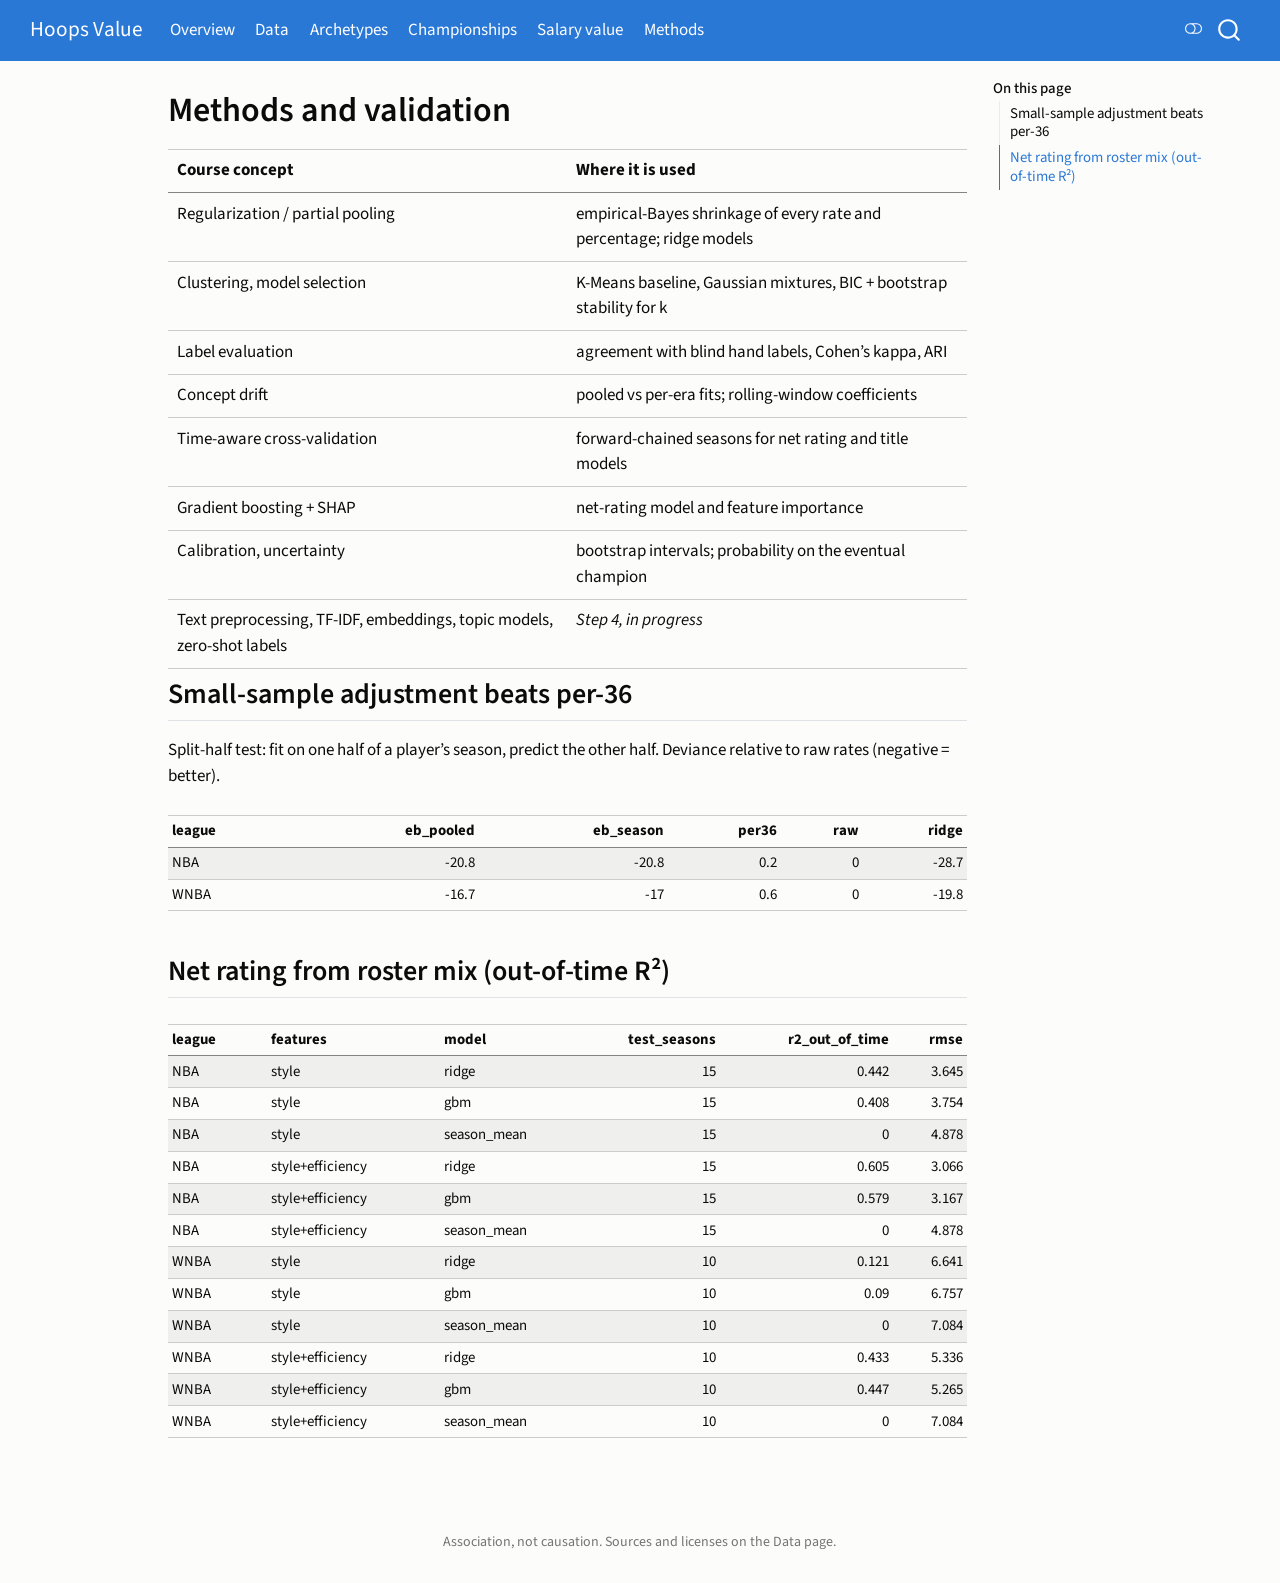
<file: methods.html>
<!DOCTYPE html>
<html xmlns="http://www.w3.org/1999/xhtml" lang="en" xml:lang="en"><head>

<meta charset="utf-8">
<meta name="generator" content="quarto-1.6.42">

<meta name="viewport" content="width=device-width, initial-scale=1.0, user-scalable=yes">


<title>Methods and validation – Hoops Value</title>
<style>
code{white-space: pre-wrap;}
span.smallcaps{font-variant: small-caps;}
div.columns{display: flex; gap: min(4vw, 1.5em);}
div.column{flex: auto; overflow-x: auto;}
div.hanging-indent{margin-left: 1.5em; text-indent: -1.5em;}
ul.task-list{list-style: none;}
ul.task-list li input[type="checkbox"] {
  width: 0.8em;
  margin: 0 0.8em 0.2em -1em; /* quarto-specific, see https://github.com/quarto-dev/quarto-cli/issues/4556 */ 
  vertical-align: middle;
}
</style>


<script src="site_libs/quarto-nav/quarto-nav.js"></script>
<script src="site_libs/quarto-nav/headroom.min.js"></script>
<script src="site_libs/clipboard/clipboard.min.js"></script>
<script src="site_libs/quarto-search/autocomplete.umd.js"></script>
<script src="site_libs/quarto-search/fuse.min.js"></script>
<script src="site_libs/quarto-search/quarto-search.js"></script>
<meta name="quarto:offset" content="./">
<script src="site_libs/quarto-html/quarto.js"></script>
<script src="site_libs/quarto-html/popper.min.js"></script>
<script src="site_libs/quarto-html/tippy.umd.min.js"></script>
<script src="site_libs/quarto-html/anchor.min.js"></script>
<link href="site_libs/quarto-html/tippy.css" rel="stylesheet">
<link href="site_libs/quarto-html/quarto-syntax-highlighting-2f5df379a58b258e96c21c0638c20c03.css" rel="stylesheet" class="quarto-color-scheme" id="quarto-text-highlighting-styles">
<link href="site_libs/quarto-html/quarto-syntax-highlighting-dark-b53751a350365c71b6c909e95f209ed1.css" rel="prefetch" class="quarto-color-scheme quarto-color-alternate" id="quarto-text-highlighting-styles">
<script src="site_libs/bootstrap/bootstrap.min.js"></script>
<link href="site_libs/bootstrap/bootstrap-icons.css" rel="stylesheet">
<link href="site_libs/bootstrap/bootstrap-9175fd274254b45d8efca5c4d34670d9.min.css" rel="stylesheet" append-hash="true" class="quarto-color-scheme" id="quarto-bootstrap" data-mode="light">
<link href="site_libs/bootstrap/bootstrap-dark-2d07ddc98f8f96fbaec0c56327b0ed00.min.css" rel="prefetch" append-hash="true" class="quarto-color-scheme quarto-color-alternate" id="quarto-bootstrap" data-mode="dark">
<script id="quarto-search-options" type="application/json">{
  "location": "navbar",
  "copy-button": false,
  "collapse-after": 3,
  "panel-placement": "end",
  "type": "overlay",
  "limit": 50,
  "keyboard-shortcut": [
    "f",
    "/",
    "s"
  ],
  "show-item-context": false,
  "language": {
    "search-no-results-text": "No results",
    "search-matching-documents-text": "matching documents",
    "search-copy-link-title": "Copy link to search",
    "search-hide-matches-text": "Hide additional matches",
    "search-more-match-text": "more match in this document",
    "search-more-matches-text": "more matches in this document",
    "search-clear-button-title": "Clear",
    "search-text-placeholder": "",
    "search-detached-cancel-button-title": "Cancel",
    "search-submit-button-title": "Submit",
    "search-label": "Search"
  }
}</script>
<script src="js/plotly.min.js"></script>


<link rel="stylesheet" href="styles.css">
</head>

<body class="nav-fixed">

<div id="quarto-search-results"></div>
  <header id="quarto-header" class="headroom fixed-top">
    <nav class="navbar navbar-expand-lg " data-bs-theme="dark">
      <div class="navbar-container container-fluid">
      <div class="navbar-brand-container mx-auto">
    <a class="navbar-brand" href="./index.html">
    <span class="navbar-title">Hoops Value</span>
    </a>
  </div>
            <div id="quarto-search" class="" title="Search"></div>
          <button class="navbar-toggler" type="button" data-bs-toggle="collapse" data-bs-target="#navbarCollapse" aria-controls="navbarCollapse" role="menu" aria-expanded="false" aria-label="Toggle navigation" onclick="if (window.quartoToggleHeadroom) { window.quartoToggleHeadroom(); }">
  <span class="navbar-toggler-icon"></span>
</button>
          <div class="collapse navbar-collapse" id="navbarCollapse">
            <ul class="navbar-nav navbar-nav-scroll me-auto">
  <li class="nav-item">
    <a class="nav-link" href="./index.html"> 
<span class="menu-text">Overview</span></a>
  </li>  
  <li class="nav-item">
    <a class="nav-link" href="./data.html"> 
<span class="menu-text">Data</span></a>
  </li>  
  <li class="nav-item">
    <a class="nav-link" href="./archetypes.html"> 
<span class="menu-text">Archetypes</span></a>
  </li>  
  <li class="nav-item">
    <a class="nav-link" href="./championships.html"> 
<span class="menu-text">Championships</span></a>
  </li>  
  <li class="nav-item">
    <a class="nav-link" href="./salary.html"> 
<span class="menu-text">Salary value</span></a>
  </li>  
  <li class="nav-item">
    <a class="nav-link active" href="./methods.html" aria-current="page"> 
<span class="menu-text">Methods</span></a>
  </li>  
</ul>
          </div> <!-- /navcollapse -->
            <div class="quarto-navbar-tools">
  <a href="" class="quarto-color-scheme-toggle quarto-navigation-tool  px-1" onclick="window.quartoToggleColorScheme(); return false;" title="Toggle dark mode"><i class="bi"></i></a>
</div>
      </div> <!-- /container-fluid -->
    </nav>
</header>
<!-- content -->
<div id="quarto-content" class="quarto-container page-columns page-rows-contents page-layout-article page-navbar">
<!-- sidebar -->
<!-- margin-sidebar -->
    <div id="quarto-margin-sidebar" class="sidebar margin-sidebar">
        <nav id="TOC" role="doc-toc" class="toc-active">
    <h2 id="toc-title">On this page</h2>
   
  <ul>
  <li><a href="#small-sample-adjustment-beats-per-36" id="toc-small-sample-adjustment-beats-per-36" class="nav-link active" data-scroll-target="#small-sample-adjustment-beats-per-36">Small-sample adjustment beats per-36</a></li>
  <li><a href="#net-rating-from-roster-mix-out-of-time-r²" id="toc-net-rating-from-roster-mix-out-of-time-r²" class="nav-link" data-scroll-target="#net-rating-from-roster-mix-out-of-time-r²">Net rating from roster mix (out-of-time R²)</a></li>
  </ul>
</nav>
    </div>
<!-- main -->
<main class="content" id="quarto-document-content">

<header id="title-block-header" class="quarto-title-block default">
<div class="quarto-title">
<h1 class="title">Methods and validation</h1>
</div>



<div class="quarto-title-meta">

    
  
    
  </div>
  


</header>


<table class="caption-top table">
<colgroup>
<col style="width: 50%">
<col style="width: 50%">
</colgroup>
<thead>
<tr class="header">
<th>Course concept</th>
<th>Where it is used</th>
</tr>
</thead>
<tbody>
<tr class="odd">
<td>Regularization / partial pooling</td>
<td>empirical-Bayes shrinkage of every rate and percentage; ridge models</td>
</tr>
<tr class="even">
<td>Clustering, model selection</td>
<td>K-Means baseline, Gaussian mixtures, BIC + bootstrap stability for k</td>
</tr>
<tr class="odd">
<td>Label evaluation</td>
<td>agreement with blind hand labels, Cohen’s kappa, ARI</td>
</tr>
<tr class="even">
<td>Concept drift</td>
<td>pooled vs per-era fits; rolling-window coefficients</td>
</tr>
<tr class="odd">
<td>Time-aware cross-validation</td>
<td>forward-chained seasons for net rating and title models</td>
</tr>
<tr class="even">
<td>Gradient boosting + SHAP</td>
<td>net-rating model and feature importance</td>
</tr>
<tr class="odd">
<td>Calibration, uncertainty</td>
<td>bootstrap intervals; probability on the eventual champion</td>
</tr>
<tr class="even">
<td>Text preprocessing, TF-IDF, embeddings, topic models, zero-shot labels</td>
<td><em>Step 4, in progress</em></td>
</tr>
</tbody>
</table>
<section id="small-sample-adjustment-beats-per-36" class="level2">
<h2 class="anchored" data-anchor-id="small-sample-adjustment-beats-per-36">Small-sample adjustment beats per-36</h2>
<p>Split-half test: fit on one half of a player’s season, predict the other half. Deviance relative to raw rates (negative = better).</p>
<div id="f0690840" class="cell" data-execution_count="1">
<div class="cell-output cell-output-display cell-output-markdown" data-execution_count="1">
<table class="caption-top table table-sm table-striped small">
<thead>
<tr class="header">
<th style="text-align: left;">league</th>
<th style="text-align: right;">eb_pooled</th>
<th style="text-align: right;">eb_season</th>
<th style="text-align: right;">per36</th>
<th style="text-align: right;">raw</th>
<th style="text-align: right;">ridge</th>
</tr>
</thead>
<tbody>
<tr class="odd">
<td style="text-align: left;">NBA</td>
<td style="text-align: right;">-20.8</td>
<td style="text-align: right;">-20.8</td>
<td style="text-align: right;">0.2</td>
<td style="text-align: right;">0</td>
<td style="text-align: right;">-28.7</td>
</tr>
<tr class="even">
<td style="text-align: left;">WNBA</td>
<td style="text-align: right;">-16.7</td>
<td style="text-align: right;">-17</td>
<td style="text-align: right;">0.6</td>
<td style="text-align: right;">0</td>
<td style="text-align: right;">-19.8</td>
</tr>
</tbody>
</table>
</div>
</div>
</section>
<section id="net-rating-from-roster-mix-out-of-time-r²" class="level2">
<h2 class="anchored" data-anchor-id="net-rating-from-roster-mix-out-of-time-r²">Net rating from roster mix (out-of-time R²)</h2>
<div id="8c6b291b" class="cell" data-execution_count="2">
<div class="cell-output cell-output-display cell-output-markdown" data-execution_count="2">
<table class="caption-top table table-sm table-striped small">
<colgroup>
<col style="width: 12%">
<col style="width: 21%">
<col style="width: 15%">
<col style="width: 19%">
<col style="width: 21%">
<col style="width: 9%">
</colgroup>
<thead>
<tr class="header">
<th style="text-align: left;">league</th>
<th style="text-align: left;">features</th>
<th style="text-align: left;">model</th>
<th style="text-align: right;">test_seasons</th>
<th style="text-align: right;">r2_out_of_time</th>
<th style="text-align: right;">rmse</th>
</tr>
</thead>
<tbody>
<tr class="odd">
<td style="text-align: left;">NBA</td>
<td style="text-align: left;">style</td>
<td style="text-align: left;">ridge</td>
<td style="text-align: right;">15</td>
<td style="text-align: right;">0.442</td>
<td style="text-align: right;">3.645</td>
</tr>
<tr class="even">
<td style="text-align: left;">NBA</td>
<td style="text-align: left;">style</td>
<td style="text-align: left;">gbm</td>
<td style="text-align: right;">15</td>
<td style="text-align: right;">0.408</td>
<td style="text-align: right;">3.754</td>
</tr>
<tr class="odd">
<td style="text-align: left;">NBA</td>
<td style="text-align: left;">style</td>
<td style="text-align: left;">season_mean</td>
<td style="text-align: right;">15</td>
<td style="text-align: right;">0</td>
<td style="text-align: right;">4.878</td>
</tr>
<tr class="even">
<td style="text-align: left;">NBA</td>
<td style="text-align: left;">style+efficiency</td>
<td style="text-align: left;">ridge</td>
<td style="text-align: right;">15</td>
<td style="text-align: right;">0.605</td>
<td style="text-align: right;">3.066</td>
</tr>
<tr class="odd">
<td style="text-align: left;">NBA</td>
<td style="text-align: left;">style+efficiency</td>
<td style="text-align: left;">gbm</td>
<td style="text-align: right;">15</td>
<td style="text-align: right;">0.579</td>
<td style="text-align: right;">3.167</td>
</tr>
<tr class="even">
<td style="text-align: left;">NBA</td>
<td style="text-align: left;">style+efficiency</td>
<td style="text-align: left;">season_mean</td>
<td style="text-align: right;">15</td>
<td style="text-align: right;">0</td>
<td style="text-align: right;">4.878</td>
</tr>
<tr class="odd">
<td style="text-align: left;">WNBA</td>
<td style="text-align: left;">style</td>
<td style="text-align: left;">ridge</td>
<td style="text-align: right;">10</td>
<td style="text-align: right;">0.121</td>
<td style="text-align: right;">6.641</td>
</tr>
<tr class="even">
<td style="text-align: left;">WNBA</td>
<td style="text-align: left;">style</td>
<td style="text-align: left;">gbm</td>
<td style="text-align: right;">10</td>
<td style="text-align: right;">0.09</td>
<td style="text-align: right;">6.757</td>
</tr>
<tr class="odd">
<td style="text-align: left;">WNBA</td>
<td style="text-align: left;">style</td>
<td style="text-align: left;">season_mean</td>
<td style="text-align: right;">10</td>
<td style="text-align: right;">0</td>
<td style="text-align: right;">7.084</td>
</tr>
<tr class="even">
<td style="text-align: left;">WNBA</td>
<td style="text-align: left;">style+efficiency</td>
<td style="text-align: left;">ridge</td>
<td style="text-align: right;">10</td>
<td style="text-align: right;">0.433</td>
<td style="text-align: right;">5.336</td>
</tr>
<tr class="odd">
<td style="text-align: left;">WNBA</td>
<td style="text-align: left;">style+efficiency</td>
<td style="text-align: left;">gbm</td>
<td style="text-align: right;">10</td>
<td style="text-align: right;">0.447</td>
<td style="text-align: right;">5.265</td>
</tr>
<tr class="even">
<td style="text-align: left;">WNBA</td>
<td style="text-align: left;">style+efficiency</td>
<td style="text-align: left;">season_mean</td>
<td style="text-align: right;">10</td>
<td style="text-align: right;">0</td>
<td style="text-align: right;">7.084</td>
</tr>
</tbody>
</table>
</div>
</div>


</section>

</main> <!-- /main -->
<script>
// Re-colour Plotly charts when Quarto's light/dark toggle changes: text, grid, and the two
// league hues are stepped to their dark-mode values (same hues, validated for the dark surface).
(function () {
  const LIGHT = {"#2a78d6": "#2a78d6", "#eb6834": "#eb6834", "#1baf7a": "#1baf7a", "#eda100": "#eda100"};
  const DARK = {"#2a78d6": "#3987e5", "#eb6834": "#d95926", "#1baf7a": "#199e70", "#eda100": "#c98500"};
  function apply() {
    if (!window.Plotly) return;
    const dark = document.body.classList.contains("quarto-dark");
    const cs = getComputedStyle(document.body);
    const text = cs.getPropertyValue("--viz-text").trim(), grid = cs.getPropertyValue("--viz-grid").trim();
    document.querySelectorAll(".js-plotly-plot").forEach(function (el) {
      Plotly.relayout(el, {"font.color": text, "xaxis.gridcolor": grid, "yaxis.gridcolor": grid,
                           "xaxis2.gridcolor": grid, "yaxis2.gridcolor": grid, "legend.font.color": text});
      (el.data || []).forEach(function (tr, i) {
        const base = tr._baseColor || (tr.line && tr.line.color) || (tr.marker && tr.marker.color);
        if (typeof base !== "string") return;
        tr._baseColor = base;
        const c = (dark ? DARK : LIGHT)[base] || base;
        Plotly.restyle(el, {"line.color": c, "marker.color": c}, [i]);
      });
    });
  }
  new MutationObserver(apply).observe(document.body, {attributes: true, attributeFilter: ["class"]});
  window.addEventListener("load", apply);
})();
</script>
<script id="quarto-html-after-body" type="application/javascript">
window.document.addEventListener("DOMContentLoaded", function (event) {
  const toggleBodyColorMode = (bsSheetEl) => {
    const mode = bsSheetEl.getAttribute("data-mode");
    const bodyEl = window.document.querySelector("body");
    if (mode === "dark") {
      bodyEl.classList.add("quarto-dark");
      bodyEl.classList.remove("quarto-light");
    } else {
      bodyEl.classList.add("quarto-light");
      bodyEl.classList.remove("quarto-dark");
    }
  }
  const toggleBodyColorPrimary = () => {
    const bsSheetEl = window.document.querySelector("link#quarto-bootstrap");
    if (bsSheetEl) {
      toggleBodyColorMode(bsSheetEl);
    }
  }
  toggleBodyColorPrimary();  
  const disableStylesheet = (stylesheets) => {
    for (let i=0; i < stylesheets.length; i++) {
      const stylesheet = stylesheets[i];
      stylesheet.rel = 'prefetch';
    }
  }
  const enableStylesheet = (stylesheets) => {
    for (let i=0; i < stylesheets.length; i++) {
      const stylesheet = stylesheets[i];
      stylesheet.rel = 'stylesheet';
    }
  }
  const manageTransitions = (selector, allowTransitions) => {
    const els = window.document.querySelectorAll(selector);
    for (let i=0; i < els.length; i++) {
      const el = els[i];
      if (allowTransitions) {
        el.classList.remove('notransition');
      } else {
        el.classList.add('notransition');
      }
    }
  }
  const toggleGiscusIfUsed = (isAlternate, darkModeDefault) => {
    const baseTheme = document.querySelector('#giscus-base-theme')?.value ?? 'light';
    const alternateTheme = document.querySelector('#giscus-alt-theme')?.value ?? 'dark';
    let newTheme = '';
    if(darkModeDefault) {
      newTheme = isAlternate ? baseTheme : alternateTheme;
    } else {
      newTheme = isAlternate ? alternateTheme : baseTheme;
    }
    const changeGiscusTheme = () => {
      // From: https://github.com/giscus/giscus/issues/336
      const sendMessage = (message) => {
        const iframe = document.querySelector('iframe.giscus-frame');
        if (!iframe) return;
        iframe.contentWindow.postMessage({ giscus: message }, 'https://giscus.app');
      }
      sendMessage({
        setConfig: {
          theme: newTheme
        }
      });
    }
    const isGiscussLoaded = window.document.querySelector('iframe.giscus-frame') !== null;
    if (isGiscussLoaded) {
      changeGiscusTheme();
    }
  }
  const toggleColorMode = (alternate) => {
    // Switch the stylesheets
    const alternateStylesheets = window.document.querySelectorAll('link.quarto-color-scheme.quarto-color-alternate');
    manageTransitions('#quarto-margin-sidebar .nav-link', false);
    if (alternate) {
      enableStylesheet(alternateStylesheets);
      for (const sheetNode of alternateStylesheets) {
        if (sheetNode.id === "quarto-bootstrap") {
          toggleBodyColorMode(sheetNode);
        }
      }
    } else {
      disableStylesheet(alternateStylesheets);
      toggleBodyColorPrimary();
    }
    manageTransitions('#quarto-margin-sidebar .nav-link', true);
    // Switch the toggles
    const toggles = window.document.querySelectorAll('.quarto-color-scheme-toggle');
    for (let i=0; i < toggles.length; i++) {
      const toggle = toggles[i];
      if (toggle) {
        if (alternate) {
          toggle.classList.add("alternate");     
        } else {
          toggle.classList.remove("alternate");
        }
      }
    }
    // Hack to workaround the fact that safari doesn't
    // properly recolor the scrollbar when toggling (#1455)
    if (navigator.userAgent.indexOf('Safari') > 0 && navigator.userAgent.indexOf('Chrome') == -1) {
      manageTransitions("body", false);
      window.scrollTo(0, 1);
      setTimeout(() => {
        window.scrollTo(0, 0);
        manageTransitions("body", true);
      }, 40);  
    }
  }
  const isFileUrl = () => { 
    return window.location.protocol === 'file:';
  }
  const hasAlternateSentinel = () => {  
    let styleSentinel = getColorSchemeSentinel();
    if (styleSentinel !== null) {
      return styleSentinel === "alternate";
    } else {
      return false;
    }
  }
  const setStyleSentinel = (alternate) => {
    const value = alternate ? "alternate" : "default";
    if (!isFileUrl()) {
      window.localStorage.setItem("quarto-color-scheme", value);
    } else {
      localAlternateSentinel = value;
    }
  }
  const getColorSchemeSentinel = () => {
    if (!isFileUrl()) {
      const storageValue = window.localStorage.getItem("quarto-color-scheme");
      return storageValue != null ? storageValue : localAlternateSentinel;
    } else {
      return localAlternateSentinel;
    }
  }
  const darkModeDefault = false;
  let localAlternateSentinel = darkModeDefault ? 'alternate' : 'default';
  // Dark / light mode switch
  window.quartoToggleColorScheme = () => {
    // Read the current dark / light value 
    let toAlternate = !hasAlternateSentinel();
    toggleColorMode(toAlternate);
    setStyleSentinel(toAlternate);
    toggleGiscusIfUsed(toAlternate, darkModeDefault);
  };
  // Ensure there is a toggle, if there isn't float one in the top right
  if (window.document.querySelector('.quarto-color-scheme-toggle') === null) {
    const a = window.document.createElement('a');
    a.classList.add('top-right');
    a.classList.add('quarto-color-scheme-toggle');
    a.href = "";
    a.onclick = function() { try { window.quartoToggleColorScheme(); } catch {} return false; };
    const i = window.document.createElement("i");
    i.classList.add('bi');
    a.appendChild(i);
    window.document.body.appendChild(a);
  }
  // Switch to dark mode if need be
  if (hasAlternateSentinel()) {
    toggleColorMode(true);
  } else {
    toggleColorMode(false);
  }
  const icon = "";
  const anchorJS = new window.AnchorJS();
  anchorJS.options = {
    placement: 'right',
    icon: icon
  };
  anchorJS.add('.anchored');
  const isCodeAnnotation = (el) => {
    for (const clz of el.classList) {
      if (clz.startsWith('code-annotation-')) {                     
        return true;
      }
    }
    return false;
  }
  const onCopySuccess = function(e) {
    // button target
    const button = e.trigger;
    // don't keep focus
    button.blur();
    // flash "checked"
    button.classList.add('code-copy-button-checked');
    var currentTitle = button.getAttribute("title");
    button.setAttribute("title", "Copied!");
    let tooltip;
    if (window.bootstrap) {
      button.setAttribute("data-bs-toggle", "tooltip");
      button.setAttribute("data-bs-placement", "left");
      button.setAttribute("data-bs-title", "Copied!");
      tooltip = new bootstrap.Tooltip(button, 
        { trigger: "manual", 
          customClass: "code-copy-button-tooltip",
          offset: [0, -8]});
      tooltip.show();    
    }
    setTimeout(function() {
      if (tooltip) {
        tooltip.hide();
        button.removeAttribute("data-bs-title");
        button.removeAttribute("data-bs-toggle");
        button.removeAttribute("data-bs-placement");
      }
      button.setAttribute("title", currentTitle);
      button.classList.remove('code-copy-button-checked');
    }, 1000);
    // clear code selection
    e.clearSelection();
  }
  const getTextToCopy = function(trigger) {
      const codeEl = trigger.previousElementSibling.cloneNode(true);
      for (const childEl of codeEl.children) {
        if (isCodeAnnotation(childEl)) {
          childEl.remove();
        }
      }
      return codeEl.innerText;
  }
  const clipboard = new window.ClipboardJS('.code-copy-button:not([data-in-quarto-modal])', {
    text: getTextToCopy
  });
  clipboard.on('success', onCopySuccess);
  if (window.document.getElementById('quarto-embedded-source-code-modal')) {
    const clipboardModal = new window.ClipboardJS('.code-copy-button[data-in-quarto-modal]', {
      text: getTextToCopy,
      container: window.document.getElementById('quarto-embedded-source-code-modal')
    });
    clipboardModal.on('success', onCopySuccess);
  }
    var localhostRegex = new RegExp(/^(?:http|https):\/\/localhost\:?[0-9]*\//);
    var mailtoRegex = new RegExp(/^mailto:/);
      var filterRegex = new RegExp("https:\/\/aglchan26-ux\.github\.io\/NBA_WNBA_Champions_Analysis\/");
    var isInternal = (href) => {
        return filterRegex.test(href) || localhostRegex.test(href) || mailtoRegex.test(href);
    }
    // Inspect non-navigation links and adorn them if external
 	var links = window.document.querySelectorAll('a[href]:not(.nav-link):not(.navbar-brand):not(.toc-action):not(.sidebar-link):not(.sidebar-item-toggle):not(.pagination-link):not(.no-external):not([aria-hidden]):not(.dropdown-item):not(.quarto-navigation-tool):not(.about-link)');
    for (var i=0; i<links.length; i++) {
      const link = links[i];
      if (!isInternal(link.href)) {
        // undo the damage that might have been done by quarto-nav.js in the case of
        // links that we want to consider external
        if (link.dataset.originalHref !== undefined) {
          link.href = link.dataset.originalHref;
        }
      }
    }
  function tippyHover(el, contentFn, onTriggerFn, onUntriggerFn) {
    const config = {
      allowHTML: true,
      maxWidth: 500,
      delay: 100,
      arrow: false,
      appendTo: function(el) {
          return el.parentElement;
      },
      interactive: true,
      interactiveBorder: 10,
      theme: 'quarto',
      placement: 'bottom-start',
    };
    if (contentFn) {
      config.content = contentFn;
    }
    if (onTriggerFn) {
      config.onTrigger = onTriggerFn;
    }
    if (onUntriggerFn) {
      config.onUntrigger = onUntriggerFn;
    }
    window.tippy(el, config); 
  }
  const noterefs = window.document.querySelectorAll('a[role="doc-noteref"]');
  for (var i=0; i<noterefs.length; i++) {
    const ref = noterefs[i];
    tippyHover(ref, function() {
      // use id or data attribute instead here
      let href = ref.getAttribute('data-footnote-href') || ref.getAttribute('href');
      try { href = new URL(href).hash; } catch {}
      const id = href.replace(/^#\/?/, "");
      const note = window.document.getElementById(id);
      if (note) {
        return note.innerHTML;
      } else {
        return "";
      }
    });
  }
  const xrefs = window.document.querySelectorAll('a.quarto-xref');
  const processXRef = (id, note) => {
    // Strip column container classes
    const stripColumnClz = (el) => {
      el.classList.remove("page-full", "page-columns");
      if (el.children) {
        for (const child of el.children) {
          stripColumnClz(child);
        }
      }
    }
    stripColumnClz(note)
    if (id === null || id.startsWith('sec-')) {
      // Special case sections, only their first couple elements
      const container = document.createElement("div");
      if (note.children && note.children.length > 2) {
        container.appendChild(note.children[0].cloneNode(true));
        for (let i = 1; i < note.children.length; i++) {
          const child = note.children[i];
          if (child.tagName === "P" && child.innerText === "") {
            continue;
          } else {
            container.appendChild(child.cloneNode(true));
            break;
          }
        }
        if (window.Quarto?.typesetMath) {
          window.Quarto.typesetMath(container);
        }
        return container.innerHTML
      } else {
        if (window.Quarto?.typesetMath) {
          window.Quarto.typesetMath(note);
        }
        return note.innerHTML;
      }
    } else {
      // Remove any anchor links if they are present
      const anchorLink = note.querySelector('a.anchorjs-link');
      if (anchorLink) {
        anchorLink.remove();
      }
      if (window.Quarto?.typesetMath) {
        window.Quarto.typesetMath(note);
      }
      if (note.classList.contains("callout")) {
        return note.outerHTML;
      } else {
        return note.innerHTML;
      }
    }
  }
  for (var i=0; i<xrefs.length; i++) {
    const xref = xrefs[i];
    tippyHover(xref, undefined, function(instance) {
      instance.disable();
      let url = xref.getAttribute('href');
      let hash = undefined; 
      if (url.startsWith('#')) {
        hash = url;
      } else {
        try { hash = new URL(url).hash; } catch {}
      }
      if (hash) {
        const id = hash.replace(/^#\/?/, "");
        const note = window.document.getElementById(id);
        if (note !== null) {
          try {
            const html = processXRef(id, note.cloneNode(true));
            instance.setContent(html);
          } finally {
            instance.enable();
            instance.show();
          }
        } else {
          // See if we can fetch this
          fetch(url.split('#')[0])
          .then(res => res.text())
          .then(html => {
            const parser = new DOMParser();
            const htmlDoc = parser.parseFromString(html, "text/html");
            const note = htmlDoc.getElementById(id);
            if (note !== null) {
              const html = processXRef(id, note);
              instance.setContent(html);
            } 
          }).finally(() => {
            instance.enable();
            instance.show();
          });
        }
      } else {
        // See if we can fetch a full url (with no hash to target)
        // This is a special case and we should probably do some content thinning / targeting
        fetch(url)
        .then(res => res.text())
        .then(html => {
          const parser = new DOMParser();
          const htmlDoc = parser.parseFromString(html, "text/html");
          const note = htmlDoc.querySelector('main.content');
          if (note !== null) {
            // This should only happen for chapter cross references
            // (since there is no id in the URL)
            // remove the first header
            if (note.children.length > 0 && note.children[0].tagName === "HEADER") {
              note.children[0].remove();
            }
            const html = processXRef(null, note);
            instance.setContent(html);
          } 
        }).finally(() => {
          instance.enable();
          instance.show();
        });
      }
    }, function(instance) {
    });
  }
      let selectedAnnoteEl;
      const selectorForAnnotation = ( cell, annotation) => {
        let cellAttr = 'data-code-cell="' + cell + '"';
        let lineAttr = 'data-code-annotation="' +  annotation + '"';
        const selector = 'span[' + cellAttr + '][' + lineAttr + ']';
        return selector;
      }
      const selectCodeLines = (annoteEl) => {
        const doc = window.document;
        const targetCell = annoteEl.getAttribute("data-target-cell");
        const targetAnnotation = annoteEl.getAttribute("data-target-annotation");
        const annoteSpan = window.document.querySelector(selectorForAnnotation(targetCell, targetAnnotation));
        const lines = annoteSpan.getAttribute("data-code-lines").split(",");
        const lineIds = lines.map((line) => {
          return targetCell + "-" + line;
        })
        let top = null;
        let height = null;
        let parent = null;
        if (lineIds.length > 0) {
            //compute the position of the single el (top and bottom and make a div)
            const el = window.document.getElementById(lineIds[0]);
            top = el.offsetTop;
            height = el.offsetHeight;
            parent = el.parentElement.parentElement;
          if (lineIds.length > 1) {
            const lastEl = window.document.getElementById(lineIds[lineIds.length - 1]);
            const bottom = lastEl.offsetTop + lastEl.offsetHeight;
            height = bottom - top;
          }
          if (top !== null && height !== null && parent !== null) {
            // cook up a div (if necessary) and position it 
            let div = window.document.getElementById("code-annotation-line-highlight");
            if (div === null) {
              div = window.document.createElement("div");
              div.setAttribute("id", "code-annotation-line-highlight");
              div.style.position = 'absolute';
              parent.appendChild(div);
            }
            div.style.top = top - 2 + "px";
            div.style.height = height + 4 + "px";
            div.style.left = 0;
            let gutterDiv = window.document.getElementById("code-annotation-line-highlight-gutter");
            if (gutterDiv === null) {
              gutterDiv = window.document.createElement("div");
              gutterDiv.setAttribute("id", "code-annotation-line-highlight-gutter");
              gutterDiv.style.position = 'absolute';
              const codeCell = window.document.getElementById(targetCell);
              const gutter = codeCell.querySelector('.code-annotation-gutter');
              gutter.appendChild(gutterDiv);
            }
            gutterDiv.style.top = top - 2 + "px";
            gutterDiv.style.height = height + 4 + "px";
          }
          selectedAnnoteEl = annoteEl;
        }
      };
      const unselectCodeLines = () => {
        const elementsIds = ["code-annotation-line-highlight", "code-annotation-line-highlight-gutter"];
        elementsIds.forEach((elId) => {
          const div = window.document.getElementById(elId);
          if (div) {
            div.remove();
          }
        });
        selectedAnnoteEl = undefined;
      };
        // Handle positioning of the toggle
    window.addEventListener(
      "resize",
      throttle(() => {
        elRect = undefined;
        if (selectedAnnoteEl) {
          selectCodeLines(selectedAnnoteEl);
        }
      }, 10)
    );
    function throttle(fn, ms) {
    let throttle = false;
    let timer;
      return (...args) => {
        if(!throttle) { // first call gets through
            fn.apply(this, args);
            throttle = true;
        } else { // all the others get throttled
            if(timer) clearTimeout(timer); // cancel #2
            timer = setTimeout(() => {
              fn.apply(this, args);
              timer = throttle = false;
            }, ms);
        }
      };
    }
      // Attach click handler to the DT
      const annoteDls = window.document.querySelectorAll('dt[data-target-cell]');
      for (const annoteDlNode of annoteDls) {
        annoteDlNode.addEventListener('click', (event) => {
          const clickedEl = event.target;
          if (clickedEl !== selectedAnnoteEl) {
            unselectCodeLines();
            const activeEl = window.document.querySelector('dt[data-target-cell].code-annotation-active');
            if (activeEl) {
              activeEl.classList.remove('code-annotation-active');
            }
            selectCodeLines(clickedEl);
            clickedEl.classList.add('code-annotation-active');
          } else {
            // Unselect the line
            unselectCodeLines();
            clickedEl.classList.remove('code-annotation-active');
          }
        });
      }
  const findCites = (el) => {
    const parentEl = el.parentElement;
    if (parentEl) {
      const cites = parentEl.dataset.cites;
      if (cites) {
        return {
          el,
          cites: cites.split(' ')
        };
      } else {
        return findCites(el.parentElement)
      }
    } else {
      return undefined;
    }
  };
  var bibliorefs = window.document.querySelectorAll('a[role="doc-biblioref"]');
  for (var i=0; i<bibliorefs.length; i++) {
    const ref = bibliorefs[i];
    const citeInfo = findCites(ref);
    if (citeInfo) {
      tippyHover(citeInfo.el, function() {
        var popup = window.document.createElement('div');
        citeInfo.cites.forEach(function(cite) {
          var citeDiv = window.document.createElement('div');
          citeDiv.classList.add('hanging-indent');
          citeDiv.classList.add('csl-entry');
          var biblioDiv = window.document.getElementById('ref-' + cite);
          if (biblioDiv) {
            citeDiv.innerHTML = biblioDiv.innerHTML;
          }
          popup.appendChild(citeDiv);
        });
        return popup.innerHTML;
      });
    }
  }
});
</script>
</div> <!-- /content -->
<footer class="footer">
  <div class="nav-footer">
    <div class="nav-footer-left">
      &nbsp;
    </div>   
    <div class="nav-footer-center">
<p>Association, not causation. Sources and licenses on the Data page.</p>
</div>
    <div class="nav-footer-right">
      &nbsp;
    </div>
  </div>
</footer>




</body></html>
</file>
<file: site_libs/quarto-html/tippy.css>
.tippy-box[data-animation=fade][data-state=hidden]{opacity:0}[data-tippy-root]{max-width:calc(100vw - 10px)}.tippy-box{position:relative;background-color:#333;color:#fff;border-radius:4px;font-size:14px;line-height:1.4;white-space:normal;outline:0;transition-property:transform,visibility,opacity}.tippy-box[data-placement^=top]>.tippy-arrow{bottom:0}.tippy-box[data-placement^=top]>.tippy-arrow:before{bottom:-7px;left:0;border-width:8px 8px 0;border-top-color:initial;transform-origin:center top}.tippy-box[data-placement^=bottom]>.tippy-arrow{top:0}.tippy-box[data-placement^=bottom]>.tippy-arrow:before{top:-7px;left:0;border-width:0 8px 8px;border-bottom-color:initial;transform-origin:center bottom}.tippy-box[data-placement^=left]>.tippy-arrow{right:0}.tippy-box[data-placement^=left]>.tippy-arrow:before{border-width:8px 0 8px 8px;border-left-color:initial;right:-7px;transform-origin:center left}.tippy-box[data-placement^=right]>.tippy-arrow{left:0}.tippy-box[data-placement^=right]>.tippy-arrow:before{left:-7px;border-width:8px 8px 8px 0;border-right-color:initial;transform-origin:center right}.tippy-box[data-inertia][data-state=visible]{transition-timing-function:cubic-bezier(.54,1.5,.38,1.11)}.tippy-arrow{width:16px;height:16px;color:#333}.tippy-arrow:before{content:"";position:absolute;border-color:transparent;border-style:solid}.tippy-content{position:relative;padding:5px 9px;z-index:1}
</file>
<file: site_libs/quarto-html/quarto-syntax-highlighting-2f5df379a58b258e96c21c0638c20c03.css>
/* quarto syntax highlight colors */
:root {
  --quarto-hl-ot-color: #003B4F;
  --quarto-hl-at-color: #657422;
  --quarto-hl-ss-color: #20794D;
  --quarto-hl-an-color: #5E5E5E;
  --quarto-hl-fu-color: #4758AB;
  --quarto-hl-st-color: #20794D;
  --quarto-hl-cf-color: #003B4F;
  --quarto-hl-op-color: #5E5E5E;
  --quarto-hl-er-color: #AD0000;
  --quarto-hl-bn-color: #AD0000;
  --quarto-hl-al-color: #AD0000;
  --quarto-hl-va-color: #111111;
  --quarto-hl-bu-color: inherit;
  --quarto-hl-ex-color: inherit;
  --quarto-hl-pp-color: #AD0000;
  --quarto-hl-in-color: #5E5E5E;
  --quarto-hl-vs-color: #20794D;
  --quarto-hl-wa-color: #5E5E5E;
  --quarto-hl-do-color: #5E5E5E;
  --quarto-hl-im-color: #00769E;
  --quarto-hl-ch-color: #20794D;
  --quarto-hl-dt-color: #AD0000;
  --quarto-hl-fl-color: #AD0000;
  --quarto-hl-co-color: #5E5E5E;
  --quarto-hl-cv-color: #5E5E5E;
  --quarto-hl-cn-color: #8f5902;
  --quarto-hl-sc-color: #5E5E5E;
  --quarto-hl-dv-color: #AD0000;
  --quarto-hl-kw-color: #003B4F;
}

/* other quarto variables */
:root {
  --quarto-font-monospace: SFMono-Regular, Menlo, Monaco, Consolas, "Liberation Mono", "Courier New", monospace;
}

pre > code.sourceCode > span {
  color: #003B4F;
}

code span {
  color: #003B4F;
}

code.sourceCode > span {
  color: #003B4F;
}

div.sourceCode,
div.sourceCode pre.sourceCode {
  color: #003B4F;
}

code span.ot {
  color: #003B4F;
  font-style: inherit;
}

code span.at {
  color: #657422;
  font-style: inherit;
}

code span.ss {
  color: #20794D;
  font-style: inherit;
}

code span.an {
  color: #5E5E5E;
  font-style: inherit;
}

code span.fu {
  color: #4758AB;
  font-style: inherit;
}

code span.st {
  color: #20794D;
  font-style: inherit;
}

code span.cf {
  color: #003B4F;
  font-weight: bold;
  font-style: inherit;
}

code span.op {
  color: #5E5E5E;
  font-style: inherit;
}

code span.er {
  color: #AD0000;
  font-style: inherit;
}

code span.bn {
  color: #AD0000;
  font-style: inherit;
}

code span.al {
  color: #AD0000;
  font-style: inherit;
}

code span.va {
  color: #111111;
  font-style: inherit;
}

code span.bu {
  font-style: inherit;
}

code span.ex {
  font-style: inherit;
}

code span.pp {
  color: #AD0000;
  font-style: inherit;
}

code span.in {
  color: #5E5E5E;
  font-style: inherit;
}

code span.vs {
  color: #20794D;
  font-style: inherit;
}

code span.wa {
  color: #5E5E5E;
  font-style: italic;
}

code span.do {
  color: #5E5E5E;
  font-style: italic;
}

code span.im {
  color: #00769E;
  font-style: inherit;
}

code span.ch {
  color: #20794D;
  font-style: inherit;
}

code span.dt {
  color: #AD0000;
  font-style: inherit;
}

code span.fl {
  color: #AD0000;
  font-style: inherit;
}

code span.co {
  color: #5E5E5E;
  font-style: inherit;
}

code span.cv {
  color: #5E5E5E;
  font-style: italic;
}

code span.cn {
  color: #8f5902;
  font-style: inherit;
}

code span.sc {
  color: #5E5E5E;
  font-style: inherit;
}

code span.dv {
  color: #AD0000;
  font-style: inherit;
}

code span.kw {
  color: #003B4F;
  font-weight: bold;
  font-style: inherit;
}

.prevent-inlining {
  content: "</";
}

/*# sourceMappingURL=35eb38a806ee71ea6d2563be2308c832.css.map */
</file>
<file: site_libs/quarto-html/quarto-syntax-highlighting-dark-b53751a350365c71b6c909e95f209ed1.css>
/* quarto syntax highlight colors */
:root {
  --quarto-hl-al-color: #f07178;
  --quarto-hl-an-color: #d4d0ab;
  --quarto-hl-at-color: #00e0e0;
  --quarto-hl-bn-color: #d4d0ab;
  --quarto-hl-bu-color: #abe338;
  --quarto-hl-ch-color: #abe338;
  --quarto-hl-co-color: #f8f8f2;
  --quarto-hl-cv-color: #ffd700;
  --quarto-hl-cn-color: #ffd700;
  --quarto-hl-cf-color: #ffa07a;
  --quarto-hl-dt-color: #ffa07a;
  --quarto-hl-dv-color: #d4d0ab;
  --quarto-hl-do-color: #f8f8f2;
  --quarto-hl-er-color: #f07178;
  --quarto-hl-ex-color: #00e0e0;
  --quarto-hl-fl-color: #d4d0ab;
  --quarto-hl-fu-color: #ffa07a;
  --quarto-hl-im-color: #abe338;
  --quarto-hl-in-color: #d4d0ab;
  --quarto-hl-kw-color: #ffa07a;
  --quarto-hl-op-color: #ffa07a;
  --quarto-hl-ot-color: #00e0e0;
  --quarto-hl-pp-color: #dcc6e0;
  --quarto-hl-re-color: #00e0e0;
  --quarto-hl-sc-color: #abe338;
  --quarto-hl-ss-color: #abe338;
  --quarto-hl-st-color: #abe338;
  --quarto-hl-va-color: #00e0e0;
  --quarto-hl-vs-color: #abe338;
  --quarto-hl-wa-color: #dcc6e0;
}

/* other quarto variables */
:root {
  --quarto-font-monospace: SFMono-Regular, Menlo, Monaco, Consolas, "Liberation Mono", "Courier New", monospace;
}

code span.al {
  background-color: #2a0f15;
  font-weight: bold;
  color: #f07178;
}

code span.an {
  color: #d4d0ab;
}

code span.at {
  color: #00e0e0;
}

code span.bn {
  color: #d4d0ab;
}

code span.bu {
  color: #abe338;
}

code span.ch {
  color: #abe338;
}

code span.co {
  font-style: italic;
  color: #f8f8f2;
}

code span.cv {
  color: #ffd700;
}

code span.cn {
  color: #ffd700;
}

code span.cf {
  font-weight: bold;
  color: #ffa07a;
}

code span.dt {
  color: #ffa07a;
}

code span.dv {
  color: #d4d0ab;
}

code span.do {
  color: #f8f8f2;
}

code span.er {
  color: #f07178;
  text-decoration: underline;
}

code span.ex {
  font-weight: bold;
  color: #00e0e0;
}

code span.fl {
  color: #d4d0ab;
}

code span.fu {
  color: #ffa07a;
}

code span.im {
  color: #abe338;
}

code span.in {
  color: #d4d0ab;
}

code span.kw {
  font-weight: bold;
  color: #ffa07a;
}

pre > code.sourceCode > span {
  color: #f8f8f2;
}

code span {
  color: #f8f8f2;
}

code.sourceCode > span {
  color: #f8f8f2;
}

div.sourceCode,
div.sourceCode pre.sourceCode {
  color: #f8f8f2;
}

code span.op {
  color: #ffa07a;
}

code span.ot {
  color: #00e0e0;
}

code span.pp {
  color: #dcc6e0;
}

code span.re {
  background-color: #f8f8f2;
  color: #00e0e0;
}

code span.sc {
  color: #abe338;
}

code span.ss {
  color: #abe338;
}

code span.st {
  color: #abe338;
}

code span.va {
  color: #00e0e0;
}

code span.vs {
  color: #abe338;
}

code span.wa {
  color: #dcc6e0;
}

.prevent-inlining {
  content: "</";
}

/*# sourceMappingURL=ef095d06243fb944689b9469f3a5590a.css.map */
</file>
<file: styles.css>
:root { --viz-text: #0b0b0b; --viz-muted: #52514e; --viz-grid: #e4e3df; }
body.quarto-dark { --viz-text: #f0efec; --viz-muted: #c3c2b7; --viz-grid: #3a3a37; }
.stat-row { display: flex; flex-wrap: wrap; gap: 1rem; margin: 1rem 0 1.5rem; }
.stat { flex: 1 1 10rem; border: 1px solid var(--viz-grid); border-radius: 8px; padding: .75rem 1rem; }
.stat .num { font-size: 1.8rem; font-weight: 600; line-height: 1.1; }
.stat .lbl { color: var(--viz-muted); font-size: .9rem; }
.caveat { color: var(--viz-muted); font-size: .92rem; }
</file>
